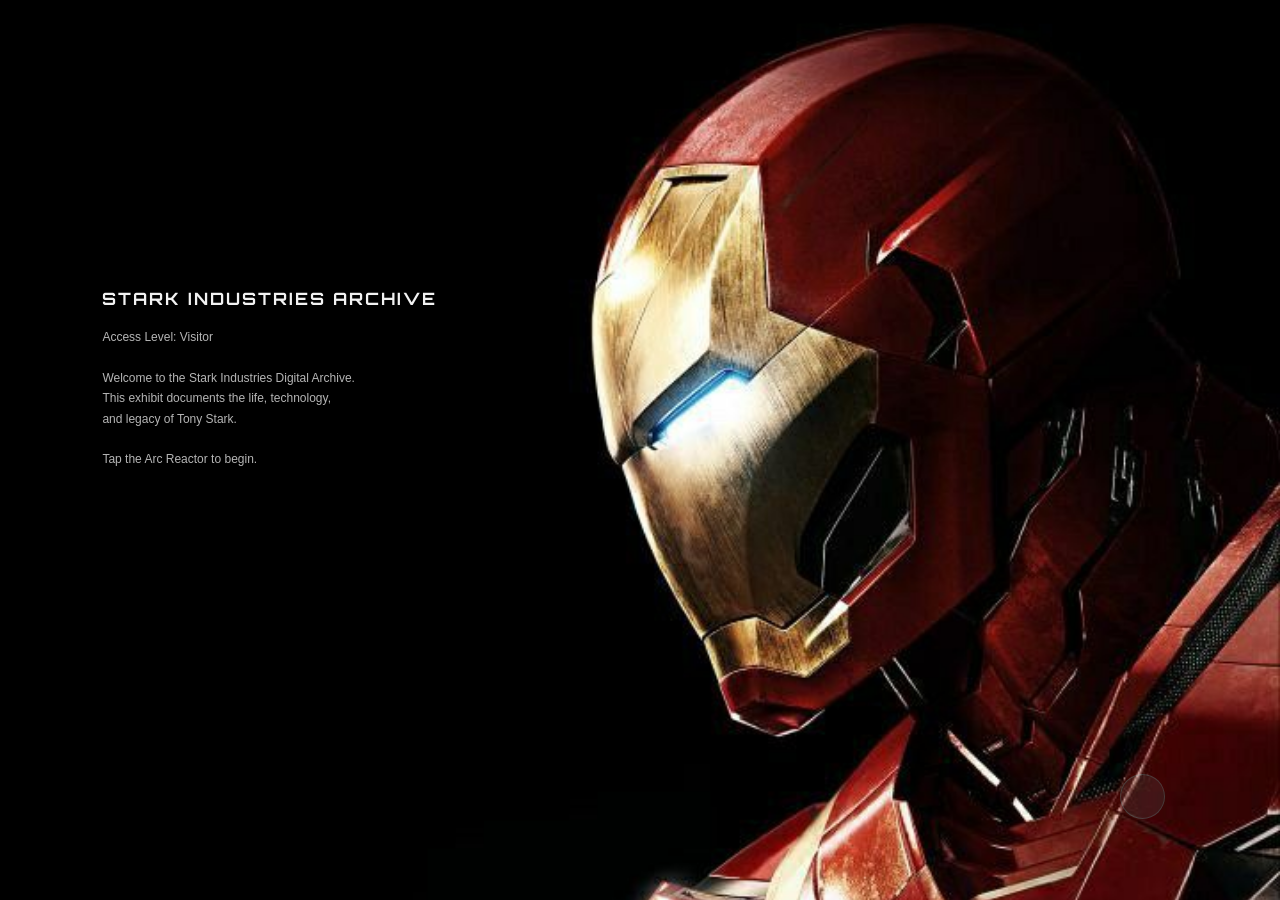
<file: index.html>
<!DOCTYPE html>
<html lang="en">

<head>
  <meta charset="UTF-8">
  <meta name="viewport"
      content="width=device-width, initial-scale=1.0, maximum-scale=1.0, user-scalable=no">
  <title>STARK PROTOCOL</title>
  <link rel="stylesheet" href="CSS Styling/Index.css">
</head>

<body>
  <div id="ironman-container"><img id="ironman" src="Assets/Images/Iron Man Images/Iron_Man.jpg" alt="Iron Man">
    </div>

  <div id="intro">
    <h2>STARK INDUSTRIES ARCHIVE</h2>

    <p>
        Access Level: Visitor<br><br>

        Welcome to the Stark Industries Digital Archive.<br>
        This exhibit documents the life, technology,<br>
        and legacy of Tony Stark.<br><br>

        Tap the Arc Reactor to begin.
    </p>
  </div>
  <button id="e" aria-label="Arc Reactor"></button>

  <script src="JavaScript/Index.js"></script>
</body>

</html>
</file>
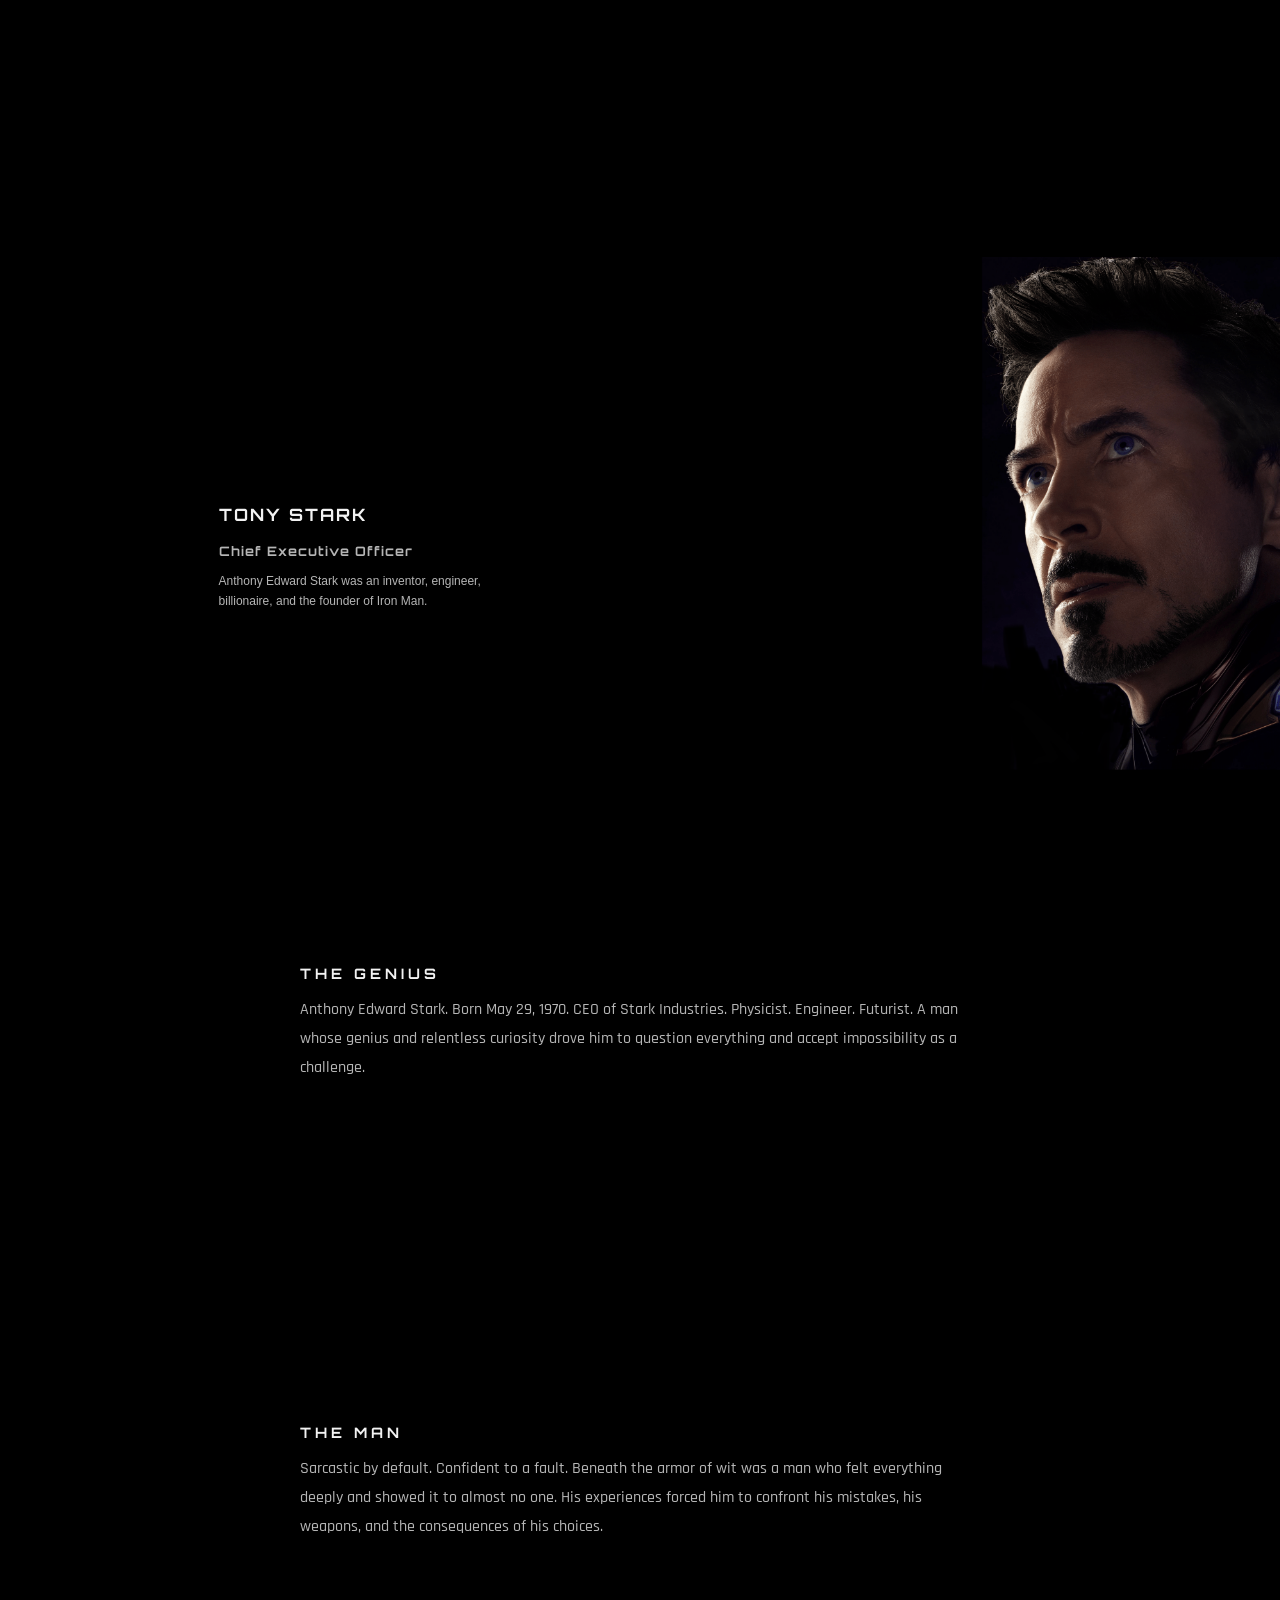
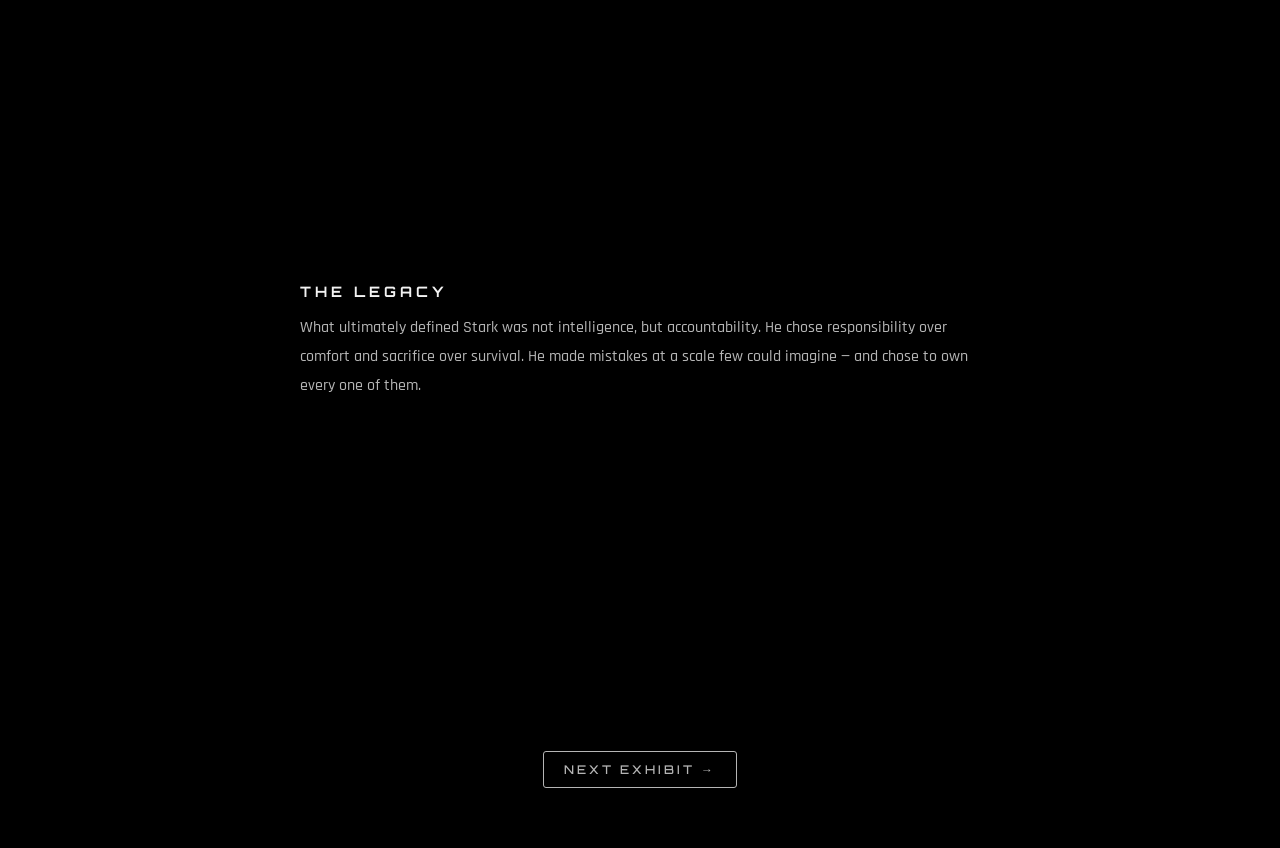
<file: Pages/hall_1.html>
<!DOCTYPE html>
<html lang="en">

<head>
  <meta charset="UTF-8">
  <meta
  name="viewport"
  content="width=device-width, initial-scale=1.0, maximum-scale=1.0, user-scalable=no"
>
  <link rel="stylesheet" href="../CSS Styling/Style.css">
  <link rel="stylesheet" href="../CSS Styling/Halls_CSS/hall_1.css">
  <title>Hall 1</title>
</head>

<body>
  <div id="hall_1">

    <!-- Hero Section -->
    <section id="hero">
      <div id="subject-image">
        <img src="../Assets/Images/Iron Man Images/Tony stark(1).png" id="tony" alt="Tony Stark">
      </div>
      <div id="subject-info">
        <h1>TONY STARK</h1>
        <h3>Chief Executive Officer</h3>
        <p>
          Anthony Edward Stark was an inventor, engineer,
          billionaire, and the founder of Iron Man.
        </p>
      </div>
    </section>

    <!-- Info Cards -->
    <section class="info-card">
      <h2>THE GENIUS</h2>
      <p>
        Anthony Edward Stark. Born May 29, 1970.
        CEO of Stark Industries. Physicist. Engineer.
        Futurist. A man whose genius and relentless
        curiosity drove him to question everything
        and accept impossibility as a challenge.
      </p>
    </section>

    <section class="info-card">
      <h2>THE MAN</h2>
      <p>
        Sarcastic by default. Confident to a fault.
        Beneath the armor of wit was a man who felt
        everything deeply and showed it to almost no one.
        His experiences forced him to confront his mistakes,
        his weapons, and the consequences of his choices.
      </p>
    </section>

    <section class="info-card">
      <h2>THE LEGACY</h2>
      <p>
        What ultimately defined Stark was not intelligence,
        but accountability. He chose responsibility over
        comfort and sacrifice over survival. He made
        mistakes at a scale few could imagine — and chose
        to own every one of them.
      </p>
    </section>

    
    <div id="hall-nav">
      <button id="next-btn">NEXT EXHIBIT →</button>
    </div>
  

  </div>

  <script src="../JavaScript/Halls/hall_1.js"></script>
</body>

</html>
</file>
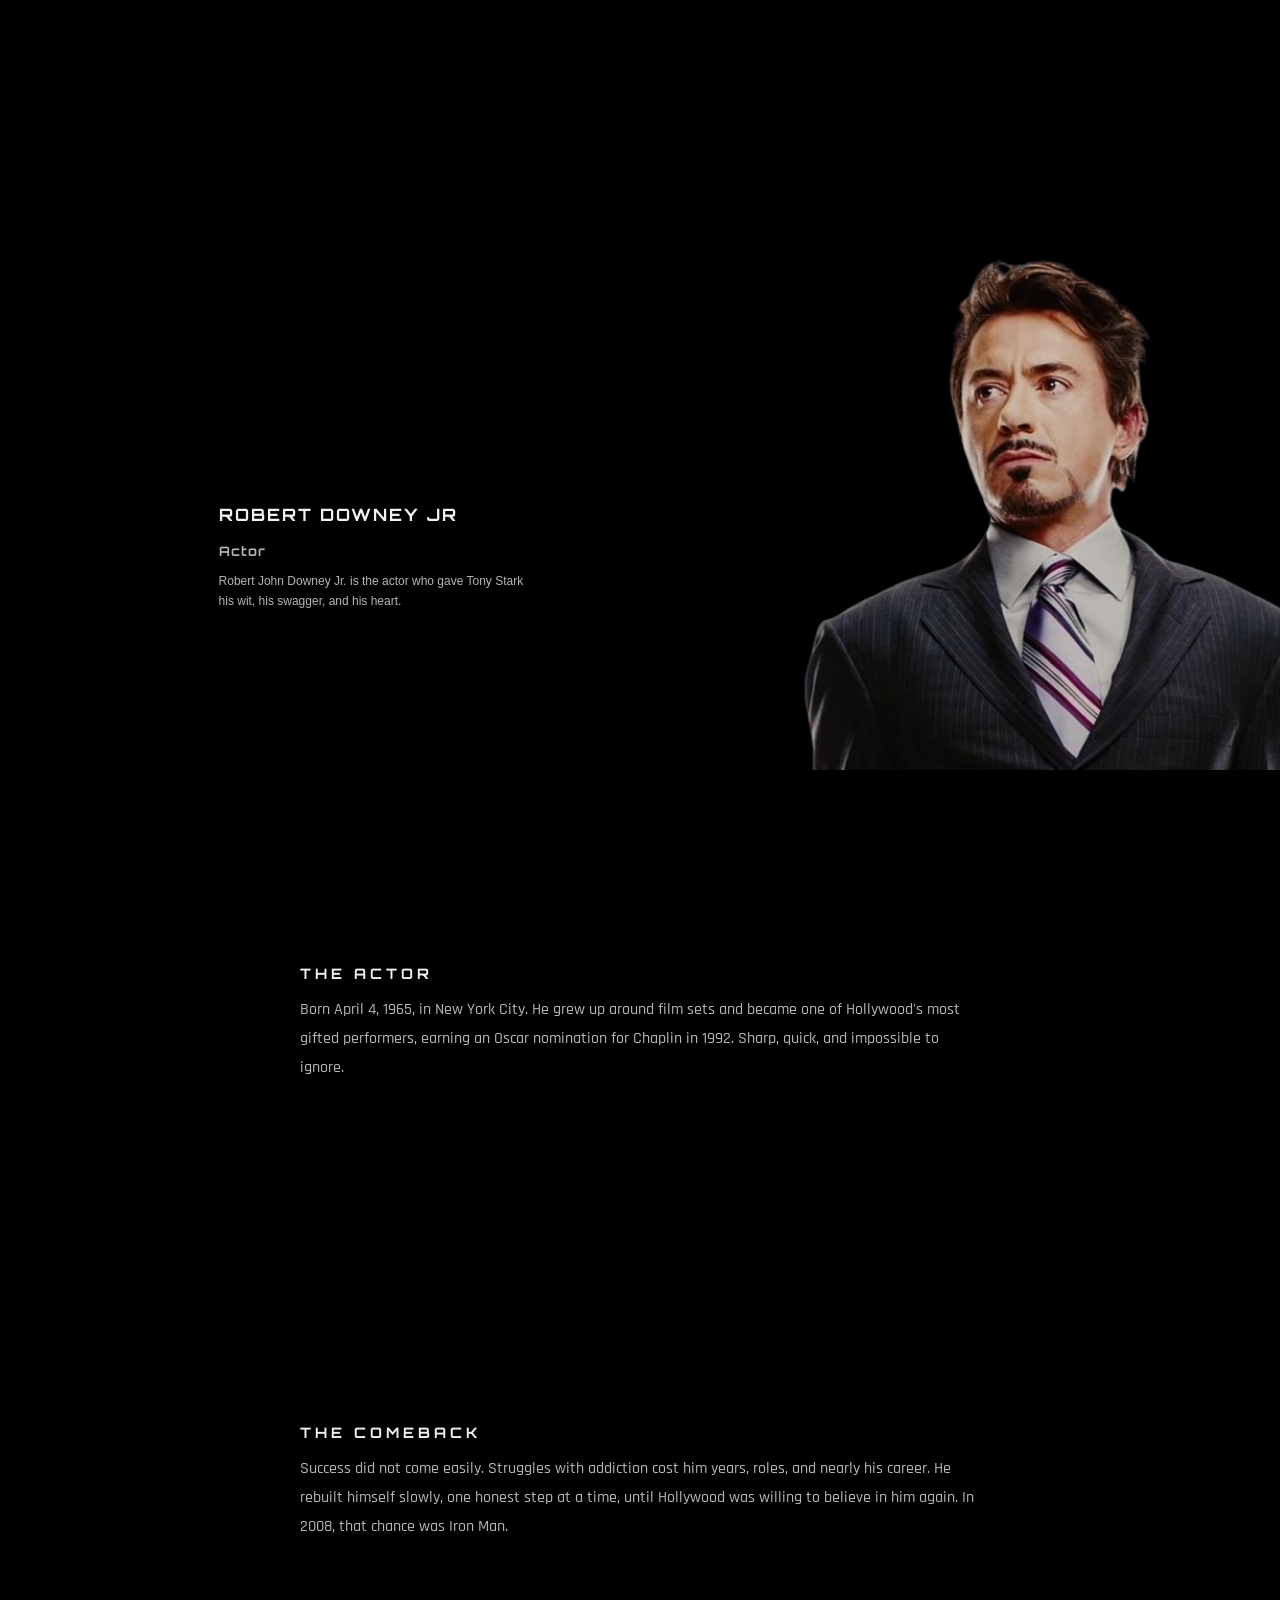
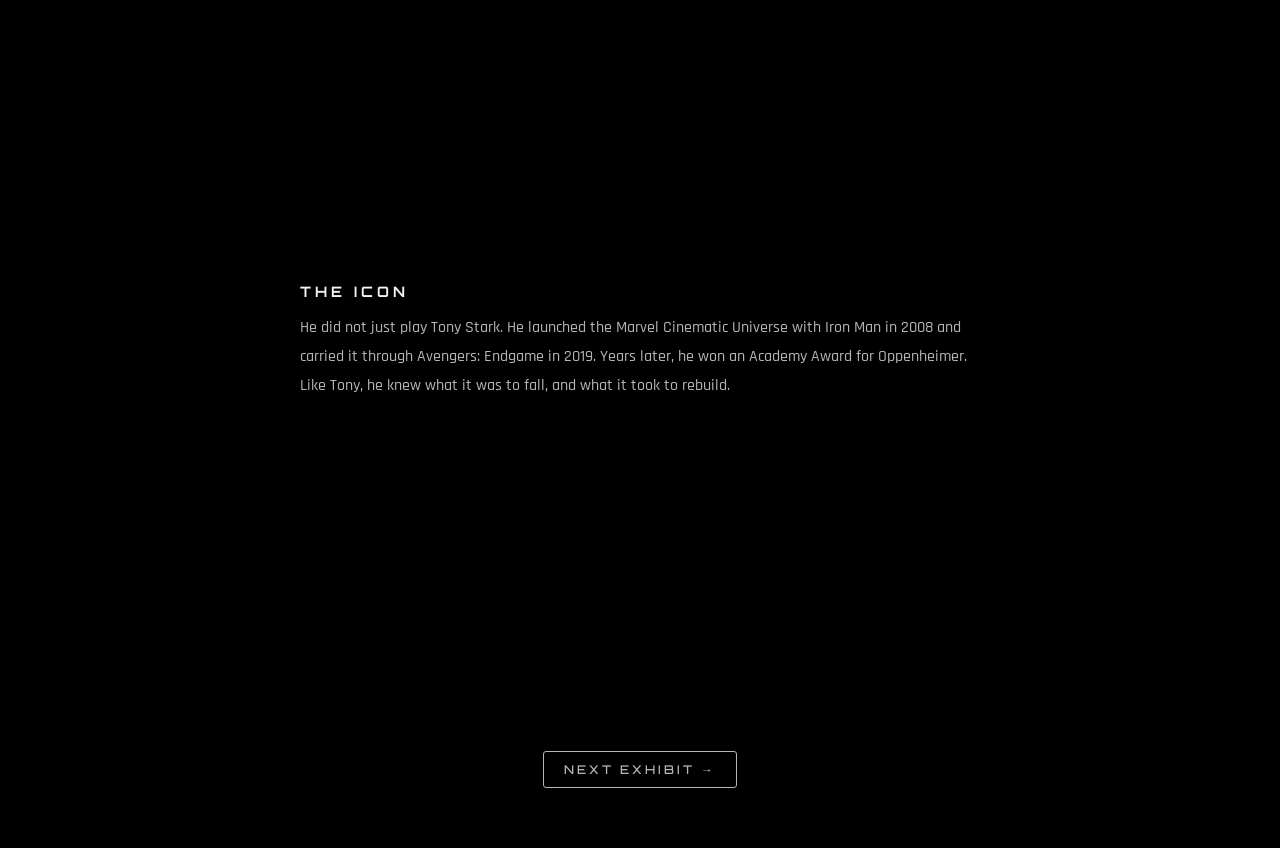
<file: Pages/hall_2.html>
<!DOCTYPE html>
<html lang="en">

<head>
  <meta charset="UTF-8">
  <meta name="viewport" content="width=device-width, initial-scale=1.0, maximum-scale=1.0, user-scalable=no">
  <link rel="stylesheet" href="../CSS Styling/Style.css">
  <link rel="stylesheet" href="../CSS Styling/Halls_CSS/hall_2.css">
  <title>Hall 2</title>
</head>

<body>
  <div id="hall_2">

    <!-- Hero Section -->
    <section id="hero">
      <div id="subject-image">
        <img src="../Assets/Images/RDJ(1).png" id="actor" alt="Robert Downey Jr.">
      </div>
      <div id="subject-info">
        <h1>ROBERT DOWNEY JR</h1>
        <h3>Actor</h3>
        <p>
          Robert John Downey Jr. is the actor who gave
          Tony Stark his wit, his swagger, and his heart.
        </p>
      </div>
    </section>

    <!-- Info Cards -->
    <section class="info-card">
      <h2>THE ACTOR</h2>
      <p>
        Born April 4, 1965, in New York City. He grew up
        around film sets and became one of Hollywood's most
        gifted performers, earning an Oscar nomination for
        Chaplin in 1992. Sharp, quick, and impossible to ignore.
      </p>
    </section>

    <section class="info-card">
      <h2>THE COMEBACK</h2>
      <p>
        Success did not come easily. Struggles with addiction
        cost him years, roles, and nearly his career. He rebuilt
        himself slowly, one honest step at a time, until
        Hollywood was willing to believe in him again.
        In 2008, that chance was Iron Man.
      </p>
    </section>

    <section class="info-card">
      <h2>THE ICON</h2>
      <p>
        He did not just play Tony Stark. He launched the Marvel
        Cinematic Universe with Iron Man in 2008 and carried it
        through Avengers: Endgame in 2019. Years later, he won an
        Academy Award for Oppenheimer. Like Tony, he knew what
        it was to fall, and what it took to rebuild.
      </p>
    </section>

    <div id="hall-nav">
      <button id="next-btn">NEXT EXHIBIT →</button>
    </div>

  </div>

  <script src="../JavaScript/Halls/hall_2.js"></script>
</body>

</html>
</file>
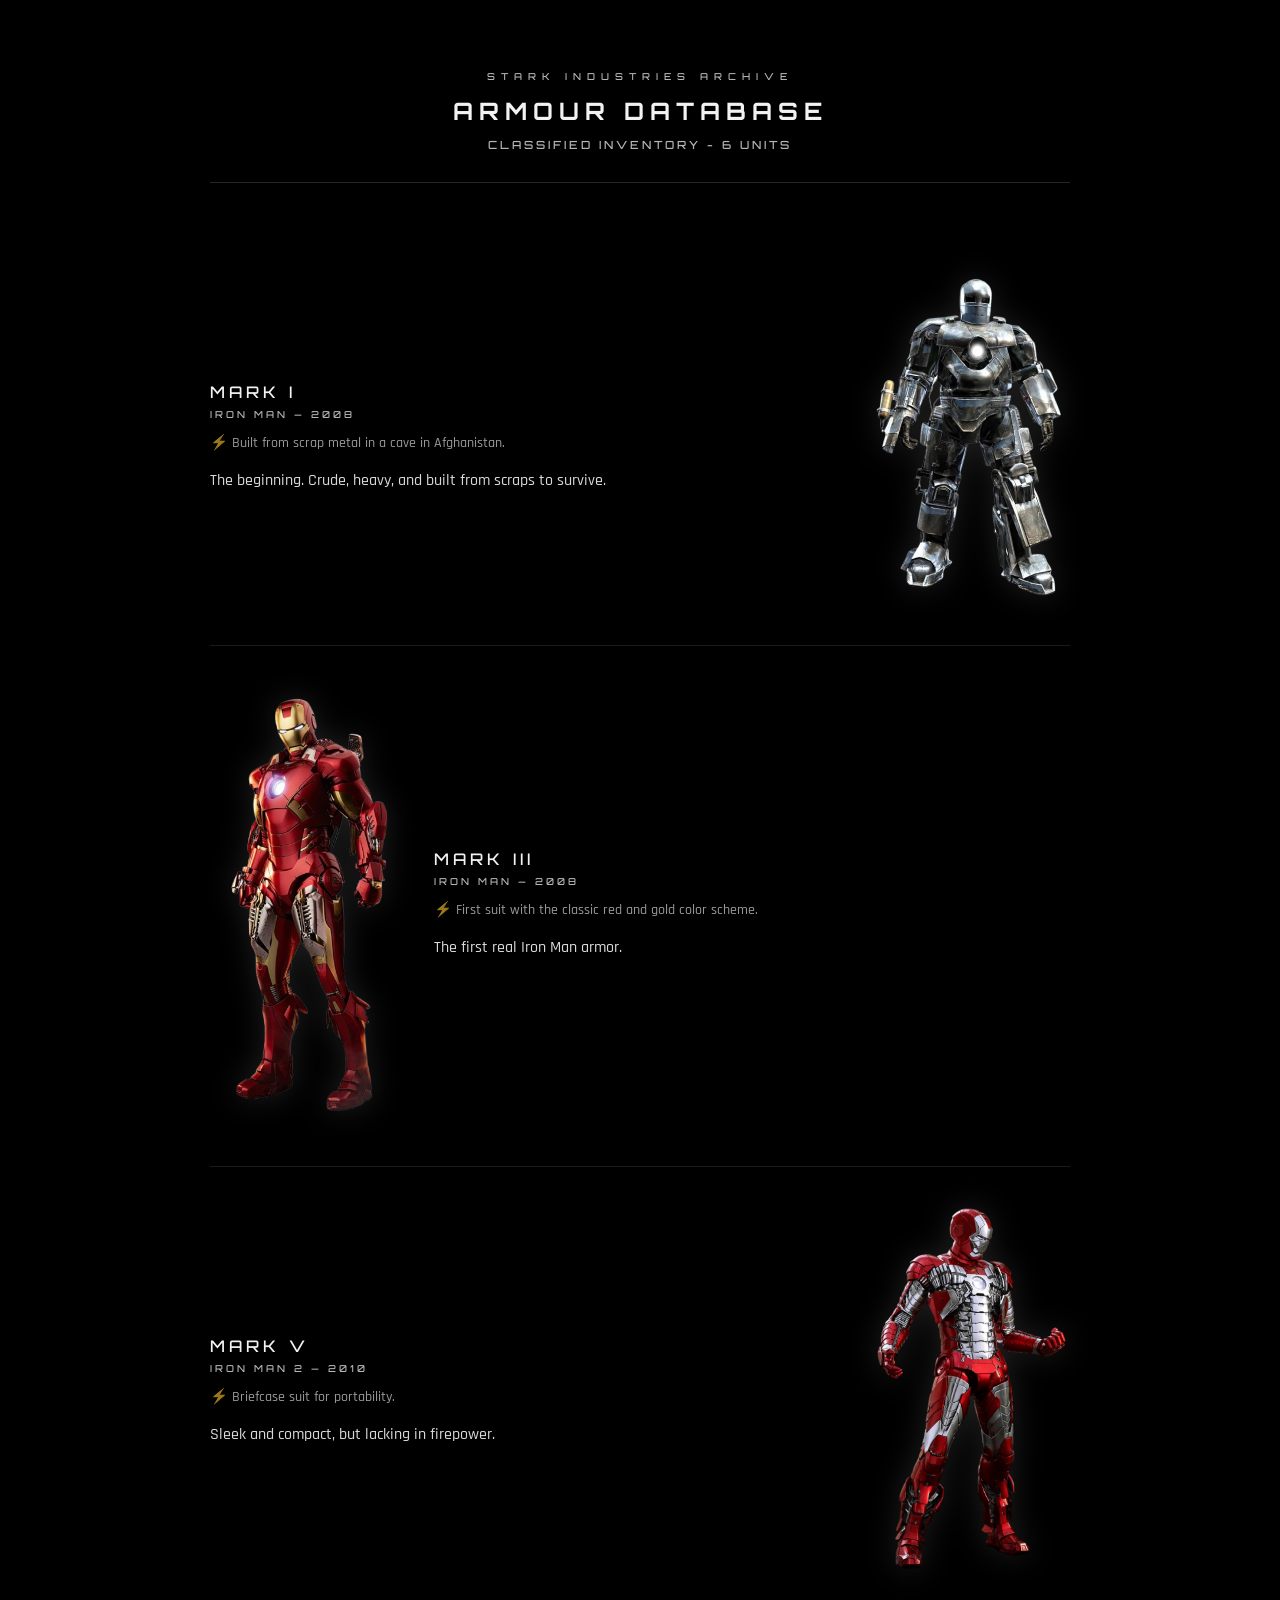
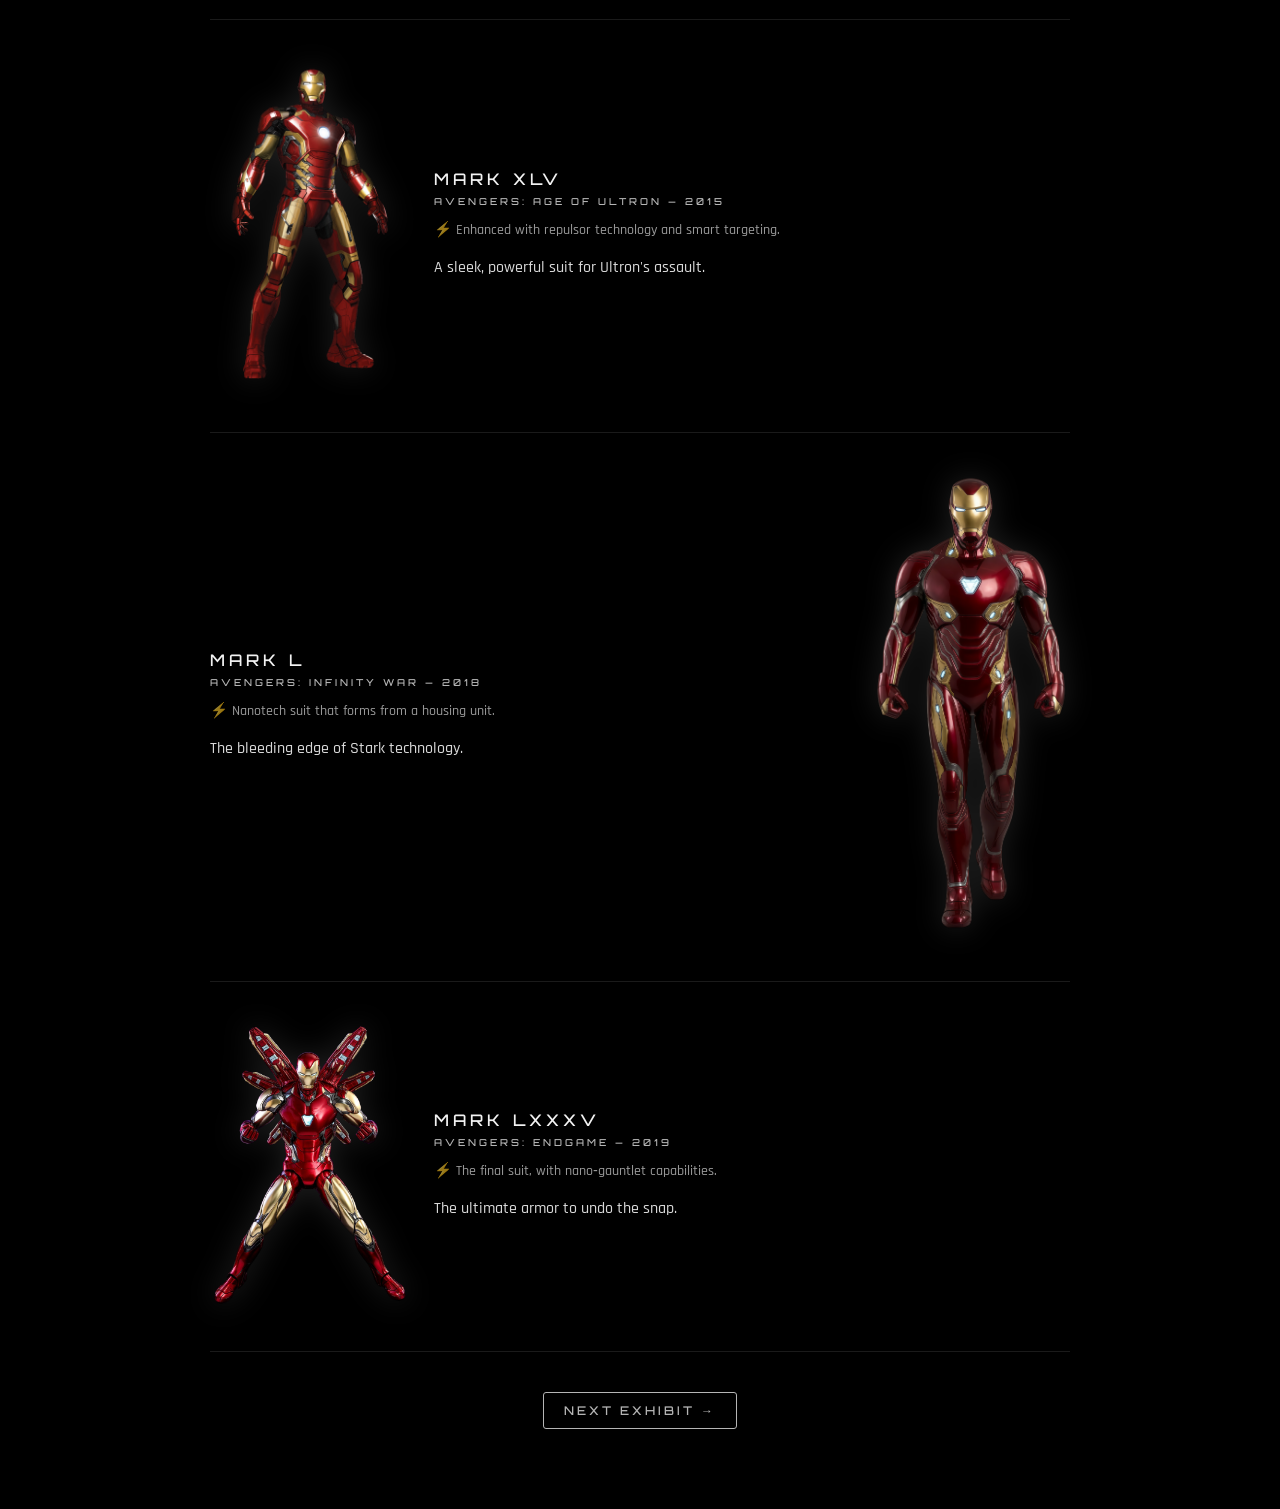
<file: Pages/hall_3.html>
<!DOCTYPE html>
<html lang="en">

<head>
  <meta charset="UTF-8">
  <meta name="viewport" content="width=device-width, initial-scale=1.0, maximum-scale=1.0, user-scalable=no">
  <link rel="stylesheet" href="../CSS Styling/Style.css">
  <link rel="stylesheet" href="../CSS Styling/Halls_CSS/hall_3.css">
  <title>Hall 3</title>
</head>

<body>
  <div id="hall_3">
    <div id="hall-header">
      <p id="Archive-label">STARK INDUSTRIES ARCHIVE</p>
      <h1>ARMOUR DATABASE</h1>
      <h2>CLASSIFIED INVENTORY - 6 UNITS</h2>
    </div>

    <!-- Suit 1 : Mark I -->
    <div class="suit-panel fade-hidden">
      <div class="suit-image">
        <img src="../Assets/Images/Iron Man Images/Mark 1 Suit.png" alt="Mark I" />
      </div>
      <div class="suit-info">
        <p class="suit-designation">MARK I</p>
        <p class="suit-movie">IRON MAN — 2008</p>
        <p class="suit-fact">⚡ Built from scrap metal in a cave in Afghanistan.</p>
        <p class="suit-description">The beginning. Crude, heavy, and built from scraps to survive.</p>
      </div>
    </div>

    <!-- Suit 2 : Mark III -->
    <div class="suit-panel fade-hidden">
      <div class="suit-image">
        <img src="../Assets/Images/Iron Man Images/Mark 3 Suit.png" alt="Mark III" />
      </div>
      <div class="suit-info">
        <p class="suit-designation">MARK III</p>
        <p class="suit-movie">IRON MAN — 2008</p>
        <p class="suit-fact">⚡ First suit with the classic red and gold color scheme.</p>
        <p class="suit-description">The first real Iron Man armor.</p>
      </div>
    </div>

    <!-- Suit 3 : Mark V -->
    <div class="suit-panel fade-hidden">
      <div class="suit-image">
        <img src="../Assets/Images/Iron Man Images/Mark 5 Suit.png" alt="Mark V" />
      </div>
      <div class="suit-info">
        <p class="suit-designation">MARK V</p>
        <p class="suit-movie">IRON MAN 2 — 2010</p>
        <p class="suit-fact">⚡ Briefcase suit for portability.</p>
        <p class="suit-description">Sleek and compact, but lacking in firepower.</p>
      </div>
    </div>

    <!-- Suit 4 : Mark XLV -->
    <div class="suit-panel fade-hidden">
      <div class="suit-image">
        <img src="../Assets/Images/Iron Man Images/Mark 45 Suit.png" alt="Mark XLV" />
      </div>
      <div class="suit-info">
        <p class="suit-designation">MARK XLV</p>
        <p class="suit-movie">AVENGERS: AGE OF ULTRON — 2015</p>
        <p class="suit-fact">⚡ Enhanced with repulsor technology and smart targeting.</p>
        <p class="suit-description">A sleek, powerful suit for Ultron's assault.</p>
      </div>
    </div>

    <!-- Suit 5 : Mark L -->
    <div class="suit-panel fade-hidden">
      <div class="suit-image">
        <img src="../Assets/Images/Iron Man Images/Mark 50 Suit.png" alt="Mark L" />
      </div>
      <div class="suit-info">
        <p class="suit-designation">MARK L</p>
        <p class="suit-movie">AVENGERS: INFINITY WAR — 2018</p>
        <p class="suit-fact">⚡ Nanotech suit that forms from a housing unit.</p>
        <p class="suit-description">The bleeding edge of Stark technology.</p>
      </div>
    </div>

    <!-- Suit 6 : Mark LXXXV -->
    <div class="suit-panel fade-hidden">
      <div class="suit-image">
        <img src="../Assets/Images/Iron Man Images/Mark 85 Suit.png" alt="Mark LXXXV" />
      </div>
      <div class="suit-info">
        <p class="suit-designation">MARK LXXXV</p>
        <p class="suit-movie">AVENGERS: ENDGAME — 2019</p>
        <p class="suit-fact">⚡ The final suit, with nano‑gauntlet capabilities.</p>
        <p class="suit-description">The ultimate armor to undo the snap.</p>
      </div>
    </div>

    <div id="hall-nav">
      <button id="next-btn">NEXT EXHIBIT →</button>
    </div>
  </div>

  <script src="../JavaScript/Halls/hall_3.js"></script>
</body>

</html>
</file>
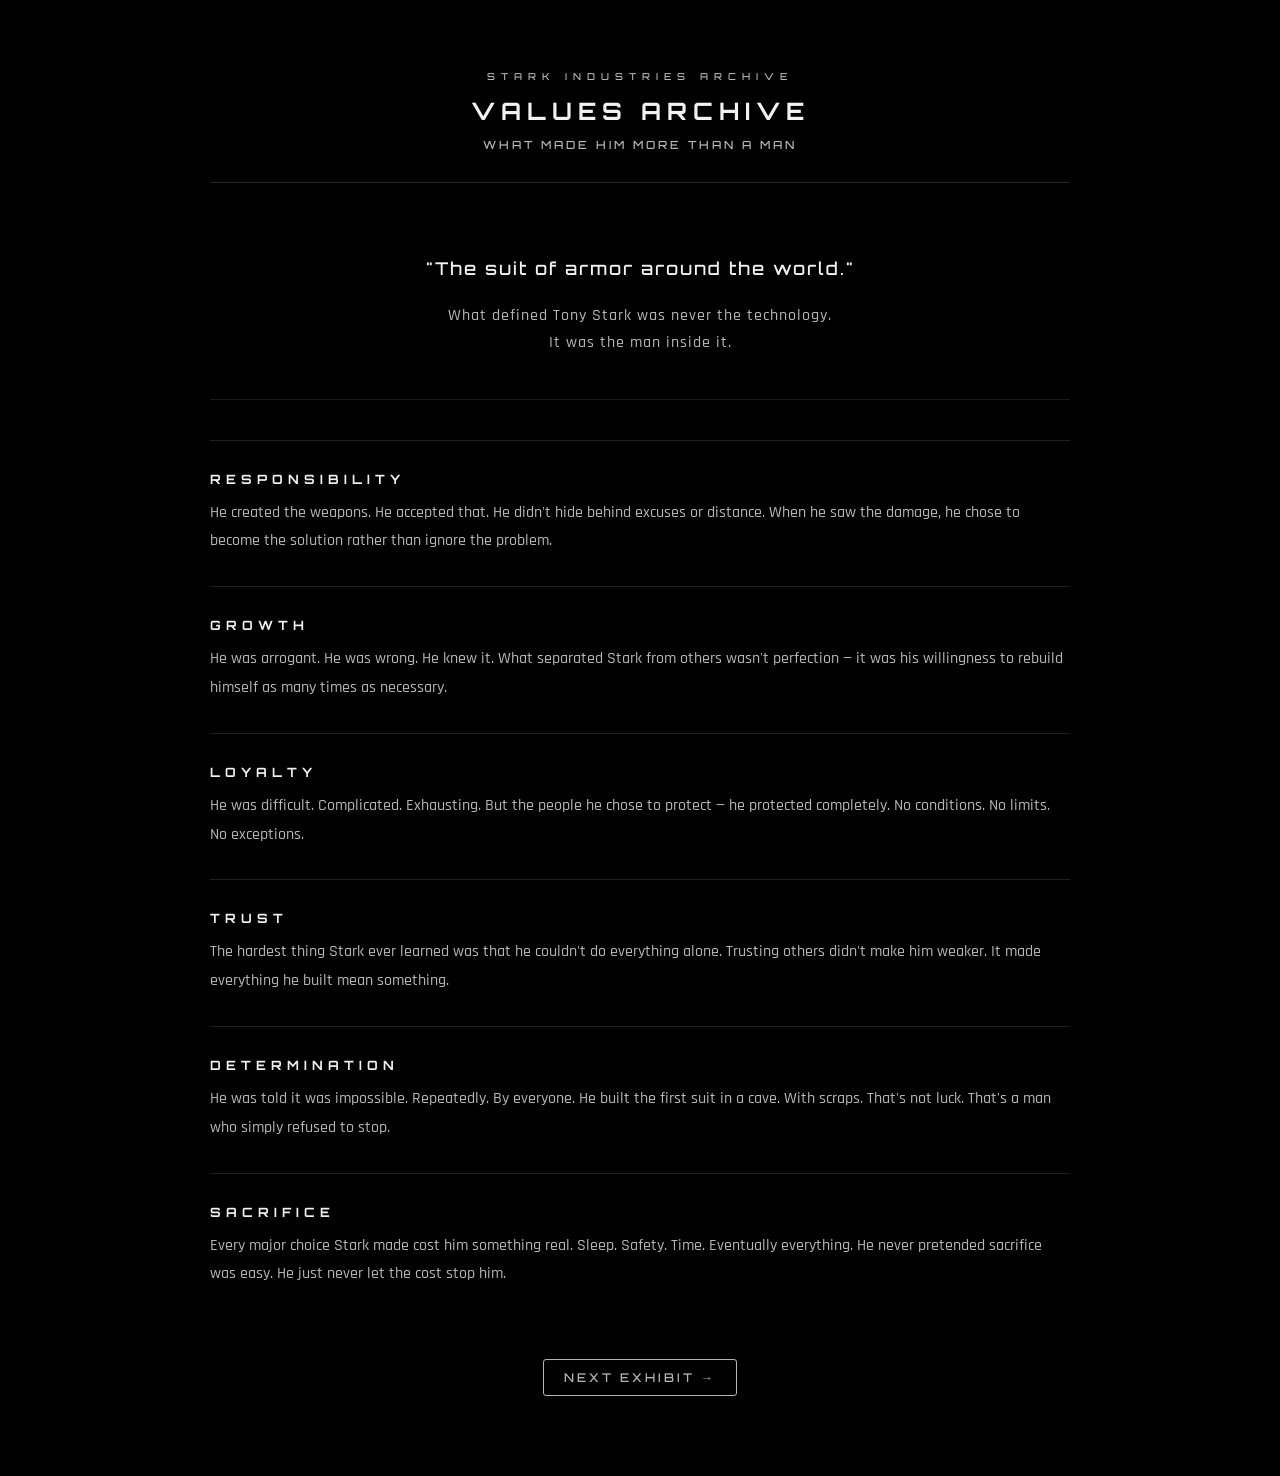
<file: Pages/hall_4.html>
<!DOCTYPE html>
<html lang="en">

<head>
  <meta charset="UTF-8">
  <meta name="viewport" content="width=device-width, initial-scale=1.0, maximum-scale=1.0, user-scalable=no">
  <link rel="stylesheet" href="../CSS Styling/Style.css">
  <link rel="stylesheet" href="../CSS Styling/Halls_CSS/hall_4.css">
  <title>Hall 4</title>
</head>

<body>
  <div id="hall_4">
    <!-- Header -->
    <div id="hall-header">
      <p id="archive-label">
        STARK INDUSTRIES ARCHIVE
      </p>
      <h1>VALUES ARCHIVE</h1>
      <h2>WHAT MADE HIM MORE THAN A MAN</h2>
    </div>

    <!-- Intro section (quote + subtext) -->
    <div id="hall-4-intro">
      <p id="intro-quote">"The suit of armor around the world."</p>
      <p class="intro-sub">What defined Tony Stark was never the technology.</p>
      <p class="intro-sub">It was the man inside it.</p>
    </div>

    <!-- Values cards -->
    <div id="values-container">
      <div class="value-card fade-hidden">
        <h3 class="value-title">RESPONSIBILITY</h3>
        <p class="value-text">He created the weapons. He accepted that.
He didn't hide behind excuses or distance.
When he saw the damage, he chose to become
the solution rather than ignore the problem.</p>
      </div>
      <div class="value-card fade-hidden">
        <h3 class="value-title">GROWTH</h3>
        <p class="value-text">He was arrogant. He was wrong. He knew it.
What separated Stark from others wasn't
perfection — it was his willingness to
rebuild himself as many times as necessary.</p>
      </div>
      <div class="value-card fade-hidden">
        <h3 class="value-title">LOYALTY</h3>
        <p class="value-text">He was difficult. Complicated. Exhausting.
But the people he chose to protect —
he protected completely. No conditions.
No limits. No exceptions.</p>
      </div>
      <div class="value-card fade-hidden">
        <h3 class="value-title">TRUST</h3>
        <p class="value-text">The hardest thing Stark ever learned was
that he couldn't do everything alone.
Trusting others didn't make him weaker.
It made everything he built mean something.</p>
      </div>
      <div class="value-card fade-hidden">
        <h3 class="value-title">DETERMINATION</h3>
        <p class="value-text">He was told it was impossible. Repeatedly.
By everyone. He built the first suit in
a cave. With scraps. That's not luck.
That's a man who simply refused to stop.</p>
      </div>
      <div class="value-card fade-hidden">
        <h3 class="value-title">SACRIFICE</h3>
        <p class="value-text">Every major choice Stark made cost him
something real. Sleep. Safety. Time.
Eventually everything. He never pretended
sacrifice was easy. He just never let
the cost stop him.</p>
      </div>
    </div>

    <!-- Navigation -->
    <div id="hall-nav">
      <button id="next-btn">NEXT EXHIBIT →</button>
    </div>
  </div>

  <script src="../JavaScript/Halls/hall_4.js"></script>
</body>

</html>
</file>
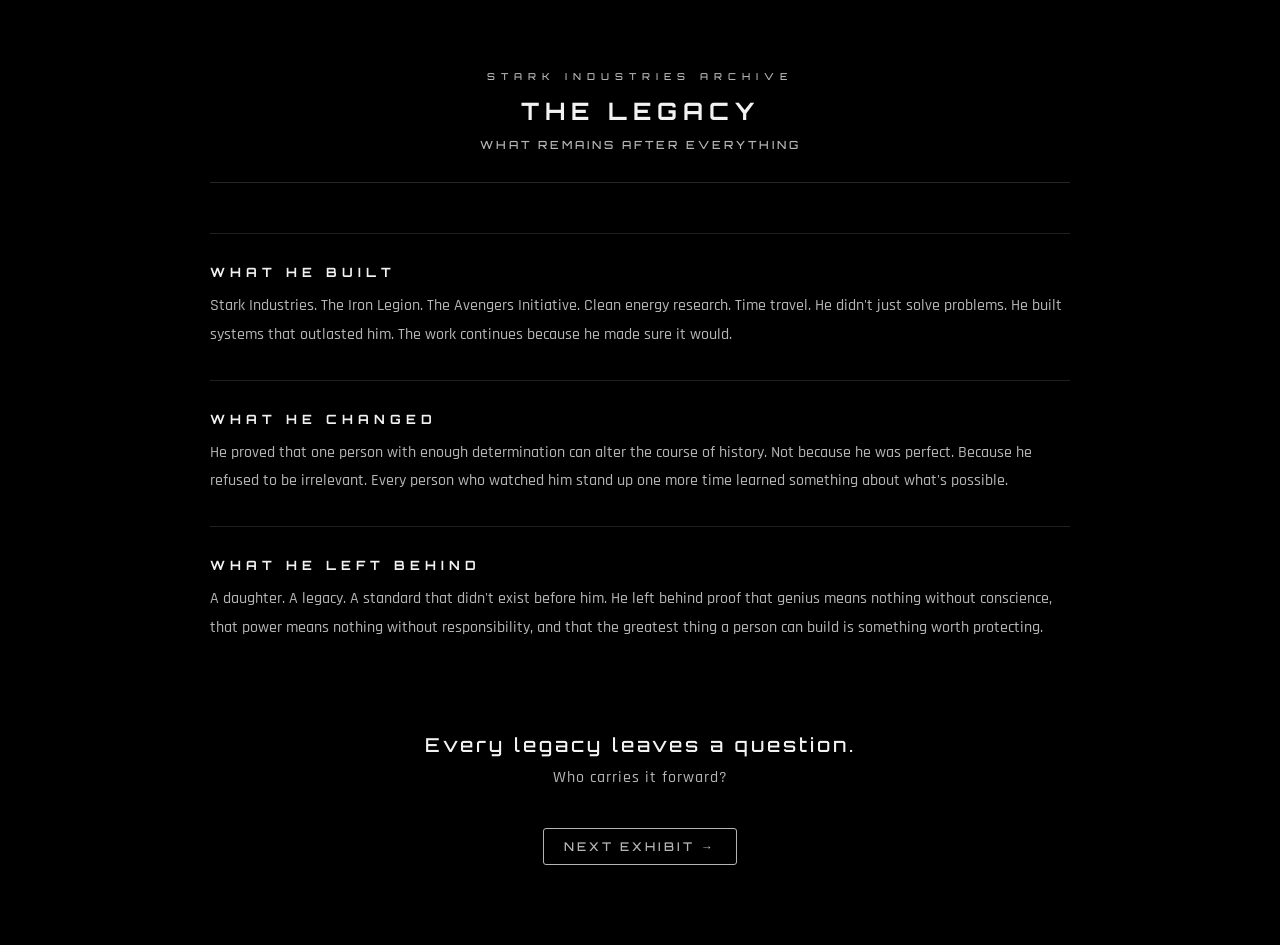
<file: Pages/hall_5.html>
<!DOCTYPE html>
<html lang="en">

<head>
  <meta charset="UTF-8">
  <meta name="viewport" content="width=device-width, initial-scale=1.0, maximum-scale=1.0, user-scalable=no">
  <link rel="stylesheet" href="../CSS Styling/Style.css">
  <link rel="stylesheet" href="../CSS Styling/Halls_CSS/hall_5.css">
  <title>Hall 5</title>
</head>

<body>
  <div id="hall_5">
    <!-- Header -->
    <div id="hall-header">
      <p id="archive-label">
        STARK INDUSTRIES ARCHIVE
      </p>
      <h1>THE LEGACY</h1>
      <h2>WHAT REMAINS AFTER EVERYTHING</h2>
    </div>

    <!-- Three legacy panels -->
    <div id="legacy-container">
      <div class="legacy-panel fade-hidden">
        <h3 class="legacy-title">WHAT HE BUILT</h3>
        <p class="legacy-text">
          Stark Industries. The Iron Legion.
          The Avengers Initiative. Clean energy
          research. Time travel. He didn't just
          solve problems. He built systems that
          outlasted him. The work continues
          because he made sure it would.
        </p>
      </div>

      <div class="legacy-panel fade-hidden">
        <h3 class="legacy-title">WHAT HE CHANGED</h3>
        <p class="legacy-text">
          He proved that one person with enough
          determination can alter the course of
          history. Not because he was perfect.
          Because he refused to be irrelevant.
          Every person who watched him stand up
          one more time learned something about
          what's possible.
        </p>
      </div>

      <div class="legacy-panel fade-hidden">
        <h3 class="legacy-title">WHAT HE LEFT BEHIND</h3>
        <p class="legacy-text">
          A daughter. A legacy. A standard that
          didn't exist before him. He left behind
          proof that genius means nothing without
          conscience, that power means nothing
          without responsibility, and that the
          greatest thing a person can build is
          something worth protecting.
        </p>
      </div>
    </div>

    <!-- Closing lines -->
    <div id="legacy-closing">
      <p id="legacy-line">Every legacy leaves a question.</p>
      <p id="legacy-sub">Who carries it forward?</p>
    </div>

    <!-- Navigation -->
    <div id="hall-nav">
      <button id="next-btn">NEXT EXHIBIT →</button>
    </div>
  </div>

  <script src="../JavaScript/Halls/hall_5.js"></script>
</body>

</html>
</file>
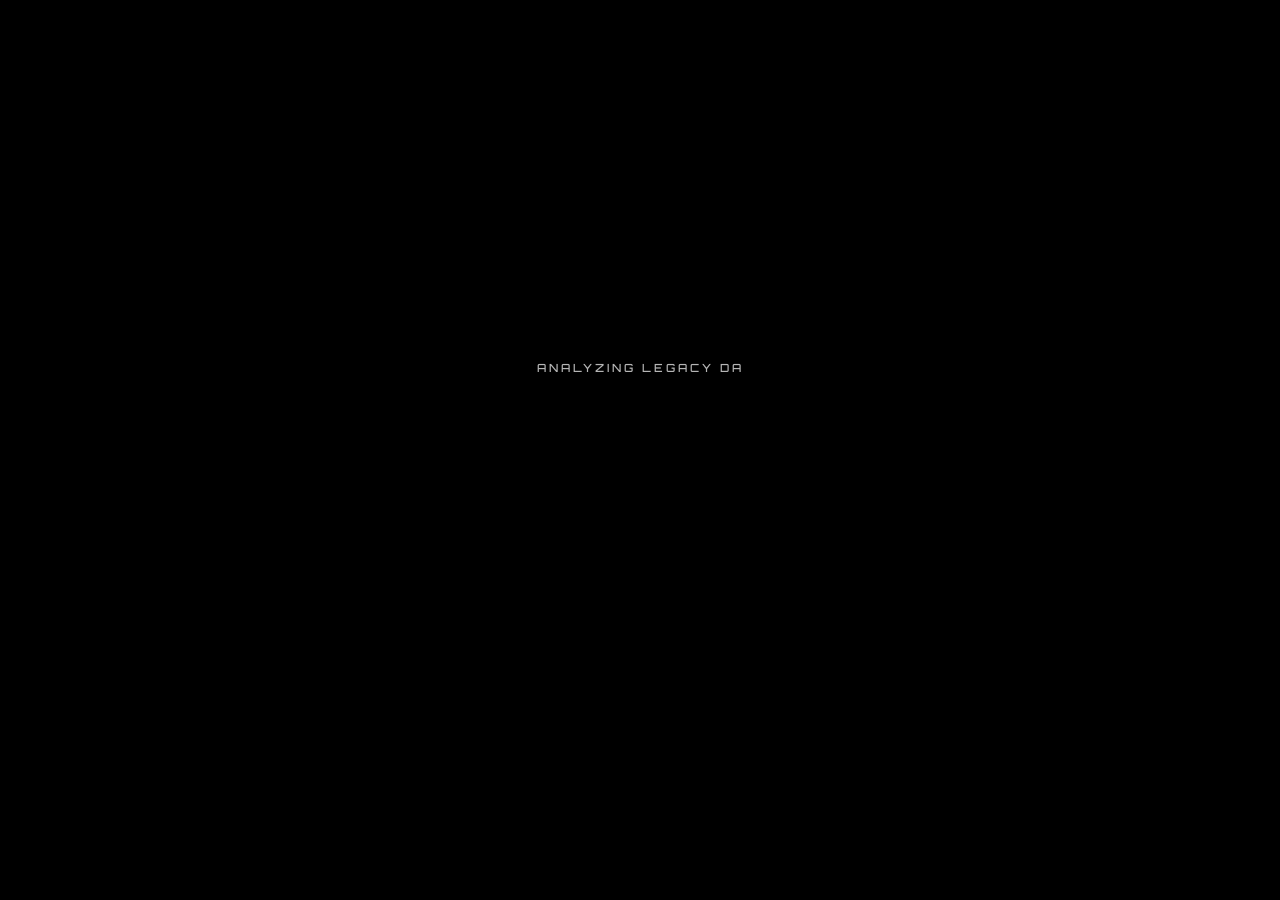
<file: Pages/hall_6.html>
<!DOCTYPE html>
<html lang="en">

<head>
  <meta charset="UTF-8">
  <meta name="viewport" content="width=device-width, initial-scale=1.0, maximum-scale=1.0, user-scalable=no">
  <link rel="stylesheet" href="../CSS Styling/Style.css">
  <link rel="stylesheet" href="../CSS Styling/Halls_CSS/hall_6.css">
  <title>Hall 6</title>
</head>

<body>
    
    <div id="hall_6">

  <!-- Phase 1: Analysis terminal -->
  <div id="analysis-terminal">
    <p class="terminal-line" id="line-1"></p>
    <p class="terminal-line" id="line-2"></p>
    <p class="terminal-line" id="line-3"></p>
    <p class="terminal-line" id="line-4"></p>
  </div>

  <!-- Phase 2: Match found (hidden initially) -->
  <div id="match-found" class="hidden">
    <p id="match-text">MATCH FOUND.</p>
  </div>

  <!-- Phase 3: Subject reveal (hidden initially) -->
  <div id="subject-reveal" class="hidden">
    <p id="reveal-label">SUBJECT FILE UPDATED</p>
    <h1 id="subject-name">CRISTO SONY JOSEPH</h1>
    <p id="reveal-sub">SUCCESSOR IDENTIFIED. ARCHIVE UNLOCKED.</p>
  </div>

  <!-- Phase 4: Navigation (hidden initially) -->
  <div id="hall-nav" class="hidden">
    <button id="next-btn">ACCESS SUBJECT FILE →</button>
  </div>

</div>
  
      <script src="../JavaScript/Halls/hall_6.js"></script>
</body>

</html>
</file>
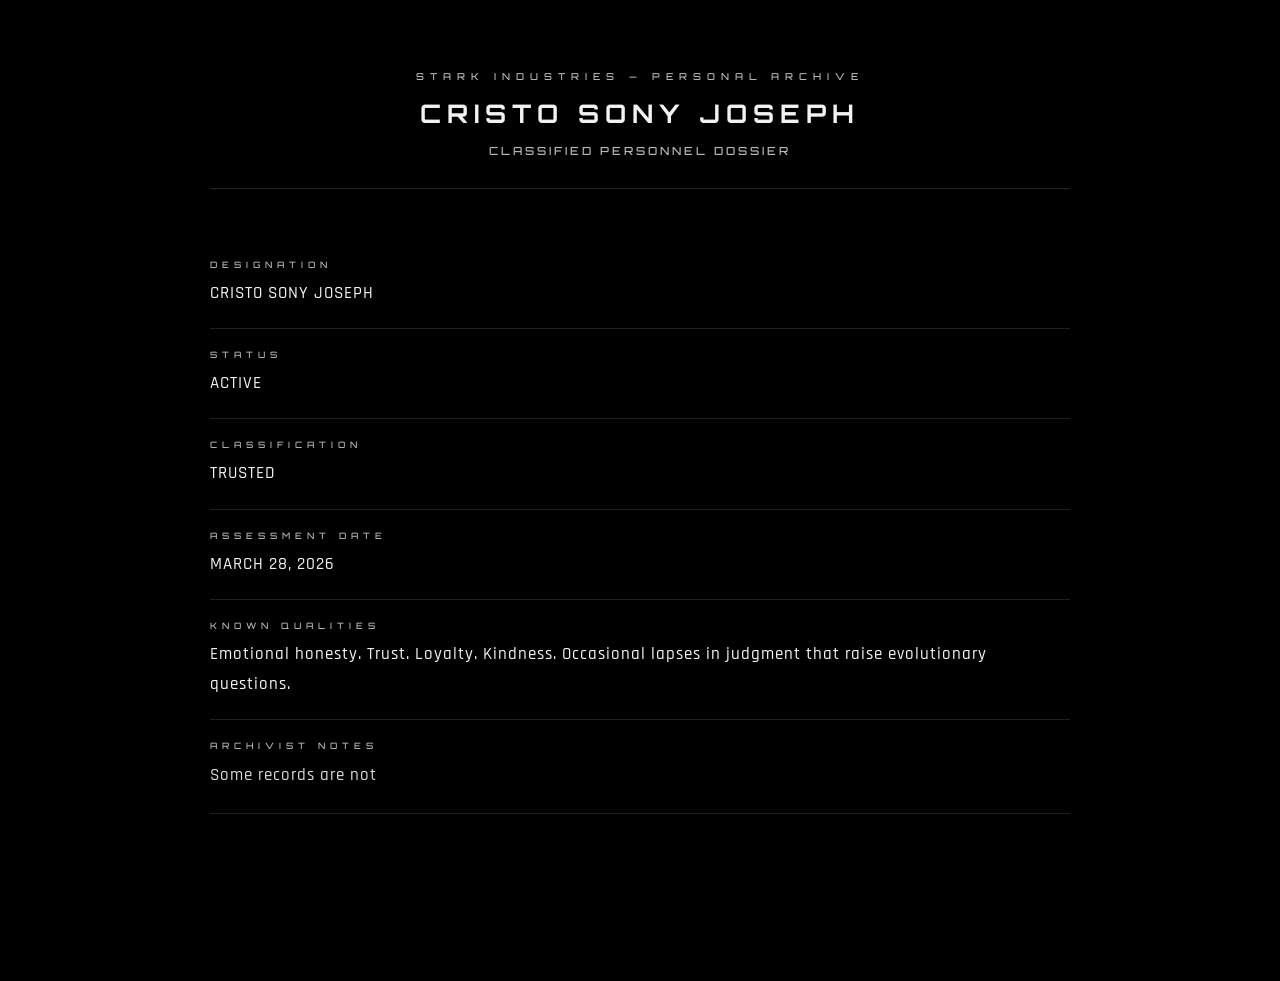
<file: Pages/hall_7.html>
<!DOCTYPE html>
<html lang="en">

<head>
  <meta charset="UTF-8">
  <meta name="viewport" content="width=device-width, initial-scale=1.0, maximum-scale=1.0, user-scalable=no">
  <link rel="stylesheet" href="../CSS Styling/Style.css">
  <link rel="stylesheet" href="../CSS Styling/Halls_CSS/hall_7.css">
  <title>Hall 7</title>
</head>

<body>
  <div id="hall_7">

    <div id="hall-header">
      <p id="archive-label">STARK INDUSTRIES — PERSONAL ARCHIVE</p>
      <h1 id="subject-name">CRISTO SONY JOSEPH</h1>
      <h2>CLASSIFIED PERSONNEL DOSSIER</h2>
    </div>

    <div id="dossier-section">

      <div class="dossier-field fade-hidden">
        <p class="field-label">DESIGNATION</p>
        <p class="field-value">CRISTO SONY JOSEPH</p>
      </div>

      <div class="dossier-field fade-hidden">
        <p class="field-label">STATUS</p>
        <p class="field-value">ACTIVE</p>
      </div>

      <div class="dossier-field fade-hidden">
        <p class="field-label">CLASSIFICATION</p>
        <p class="field-value">TRUSTED</p>
      </div>

      <div class="dossier-field fade-hidden">
        <p class="field-label">ASSESSMENT DATE</p>
        <p class="field-value">MARCH 28, 2026</p>
      </div>

      <div class="dossier-field fade-hidden">
        <p class="field-label">KNOWN QUALITIES</p>
        <p class="field-value">Emotional honesty. Trust. Loyalty. Kindness. Occasional lapses in judgment that raise evolutionary questions.</p>
      </div>
      
      <div class="dossier-field fade-hidden">
        <p class="field-label">ARCHIVIST NOTES</p>
        <p id="note-text" class="field-value"></p>
      </div>
      
    </div>

    <div id="hall-nav">
      <button id="next-btn">PROCEED TO FINAL PROTOCOL →</button>
    </div>

  </div>

  <script src="../JavaScript/Halls/hall_7.js"></script>
</body>

</html>
</file>
<file: CSS Styling/Index.css>
@font-face {
  font-family: "Orbitron";
  src: url("../Assets/Fonts/Orbitron-Bold.ttf");
}

html,
body {
  margin: 0;
  padding: 0;
  width: 100%;
  height: 100%;
  overflow: hidden;
  position: fixed;
  inset: 0;
  background: black;
  touch-action: none;
  user-select: none;
  -webkit-user-select: none;
  overscroll-behavior: none;
}

@keyframes slideInRight {
  from {
    transform: translateX(150px);
    opacity: 0;
  }
  to {
    transform: translateX(0);
    opacity: 1;
  }
}

@keyframes fadeIn {
  from {
    opacity: 0;
  }
  to {
    opacity: 1;
  }
}

@keyframes exitIronman {
  to {
    transform: translateY(150px);
    opacity: 0;
  }
}

@keyframes fadeOut {
  to {
    opacity: 0;
  }
}

#ironman-container {
  position: fixed;
  inset: 0;
  width: 100vw;
  height: 100vh;
  overflow: hidden;
  animation: slideInRight 1.5s ease-out forwards;
}

#ironman {
  width: 100%;
  height: 100%;
  object-fit: cover;
  pointer-events: none;
  user-select: none;
  -webkit-user-select: none;
  -webkit-user-drag: none;
}

#intro{
    animation: fadeIn 1.2s ease forwards;
    animation-delay: 1s;
    opacity: 0;
    position: absolute;
    left: 8%;
    top: 32%;
    width: 36%;
    color: #D8D8D8;
    z-index: 5;
}

#intro h2{
    margin: 0 0 18px 0;
    font-family: "Orbitron", sans-serif;
    font-size: 17px;
    font-weight: 700;
    letter-spacing: 2px;
    color: #F2F2F2;
}

#intro p{
    margin: 0;
    font-family: Arial, sans-serif;
    font-size: 12px;
    line-height: 1.7;
    color: #B5B5B5;
}

#e {
  appearance: none;
  -webkit-appearance: none;
  -webkit-tap-highlight-color: transparent;
  position: absolute;
  right: 9%;
  bottom: 9%;
  width: 45px;
  height: 45px;
  border: 1px solid rgba(129, 251, 255, 0.15);
  border-radius: 50%;
  background: rgba(129, 251, 255, 0.08);
  color: transparent;
  cursor: pointer;
  outline: none;
  transition: transform 0.15s ease;
  animation: slideInRight 1.5s ease-out forwards;
}

#e:focus {
  outline: none;
}

#e:active {
  transform: scale(0.95);
}
</file>
<file: CSS Styling/Style.css>
/* Global styles shared by every hall */

@font-face {
  font-family: 'Orbitron';
  src: url('../Assets/Fonts/Orbitron-Medium.ttf');
  font-weight: 400;
  font-display: swap;
}

@font-face {
  font-family: 'Orbitron';
  src: url('../Assets/Fonts/Orbitron-SemiBold.ttf');
  font-weight: 600;
  font-display: swap;
}

@font-face {
  font-family: 'Orbitron';
  src: url('../Assets/Fonts/Orbitron-Bold.ttf');
  font-weight: 700;
  font-display: swap;
}

@font-face {
  font-family: 'Rajdhani';
  src: url('../Assets/Fonts/Rajdhani-Light.ttf');
  font-weight: 300;
  font-display: swap;
}

@font-face {
  font-family: 'Rajdhani';
  src: url('../Assets/Fonts/Rajdhani-Medium.ttf');
  font-weight: 400;
  font-display: swap;
}

@font-face {
  font-family: 'Rajdhani';
  src: url('../Assets/Fonts/Rajdhani-SemiBold.ttf');
  font-weight: 600;
  font-display: swap;
}

* {
  margin: 0;
  padding: 0;
  box-sizing: border-box;
}

body {
  background-color: #000000;
  color: #FFFFFF;
  font-family: 'Rajdhani', sans-serif;
  overflow-x: hidden;
  transition: opacity 0.5s ease;
}
</file>
<file: CSS Styling/Halls_CSS/hall_1.css>
/* =========================
   PAGE
   ========================= */

html,
body {
  margin: 0;
  padding: 0;

  width: 100%;
  min-height: 100%;

  overflow-x: hidden;
  overflow-y: auto;

  touch-action: pan-y;
}

body {
  transition: opacity 0.5s ease;
}


/* =========================
   HALL
   ========================= */

#hall_1 {
  width: 100%;
  max-width: 900px;

  margin: 0 auto;
  padding: 0 20px;

  position: relative;
  box-sizing: border-box;
}


/* =========================
   ANIMATIONS
   ========================= */

@keyframes slideInRight {
  from {
    transform: translateX(80px);
    opacity: 0;
  }

  to {
    transform: translateX(0);
    opacity: 1;
  }
}

@keyframes fadeIn {
  from {
    opacity: 0;
  }

  to {
    opacity: 1;
  }
}


/* =========================
   HERO
   ========================= */

#hero {
  width: 100%;
  min-height: 100vh;

  position: relative;

  box-sizing: border-box;
}


/* =========================
   HERO IMAGE
   ========================= */

#subject-image {
  position: absolute;

  top: 57%;
  right: -30%;

  transform: translateY(-50%);

  width: auto;
  height: auto;

  overflow: visible;
}

#subject-image img {
  display: block;

  width: auto;
  height: 57vh;

  object-fit: contain;

  user-select: none;
  -webkit-user-drag: none;
  pointer-events: none;

  animation: slideInRight 1.5s ease-out forwards;
}


/* =========================
   HERO INFORMATION
   ========================= */

#subject-info {
  position: absolute;
  left: 1%;
  top: 62%;
  transform: translateY(-50%);
  width: 36%;
  opacity: 0;
  animation: fadeIn 1.2s ease forwards;
  animation-delay: 1s;
  z-index: 5;
  color: #D8D8D8;
}

#subject-info h1 {
  margin: 0 0 18px 0;
  font-family: "Orbitron", sans-serif;
  font-size: 17px;
  font-weight: 700;
  letter-spacing: 2px;
  color: #F2F2F2;
}

#subject-info h3 {
  margin: 0 0 12px 0;
  font-family: "Orbitron", sans-serif;
  font-size: 13px;
  letter-spacing: 1px;
  color: #B5B5B5;
}

#subject-info p {
  margin: 0;
  font-family: Arial, sans-serif;
  font-size: 12px;
  line-height: 1.7;
  color: #B5B5B5;
}


/* =========================
   INFORMATION CARDS
   ========================= */

.info-card {
  box-sizing: border-box;

  width: 100%;
  max-width: 700px;

  min-height: 45vh;

  margin: 6vh auto;
  padding: 10px;

  opacity: 0;

  transform: translateY(60px);

  transition:
    opacity 0.8s ease,
    transform 0.8s ease;
}

.info-card.visible {
  opacity: 1;
  transform: translateY(0);
}


/* =========================
   NAVIGATION BUTTON
   ========================= */

#next-btn {
  font-family: 'Orbitron', sans-serif;

  font-size: 0.75rem;
  letter-spacing: 3px;

  color: #B5B5B5;

  background: transparent;

  border: 1px solid #B5B5B5;

  cursor: pointer;

  text-transform: uppercase;

  border-radius: 3px;

  padding: 10px 20px;
}

/* =========================
   SHARED POLISH
   ========================= */

body {
  animation: pageIn 1s ease;
}

@keyframes pageIn {
  from { opacity: 0; }
  to { opacity: 1; }
}

.info-card h2 {
  margin: 0 0 14px 0;
  font-family: 'Orbitron', sans-serif;
  font-size: 0.9rem;
  letter-spacing: 4px;
  color: #F2F2F2;
}

.info-card p {
  margin: 0;
  font-family: 'Rajdhani', sans-serif;
  font-size: 1rem;
  line-height: 1.8;
  color: #B5B5B5;
}

#hall-nav {
  text-align: center;
  padding: 20px 0 60px 0;
}
</file>
<file: CSS Styling/Halls_CSS/hall_2.css>
/* =========================
   PAGE
   ========================= */

html,
body {
  margin: 0;
  padding: 0;

  width: 100%;
  min-height: 100%;

  overflow-x: hidden;
  overflow-y: auto;

  touch-action: pan-y;
}

body {
  transition: opacity 0.5s ease;
}


/* =========================
   HALL
   ========================= */

#hall_2 {
  width: 100%;
  max-width: 900px;

  margin: 0 auto;
  padding: 0 20px;

  position: relative;
  box-sizing: border-box;
}


/* =========================
   ANIMATIONS
   ========================= */

@keyframes slideInRight {
  from {
    transform: translateX(80px);
    opacity: 0;
  }

  to {
    transform: translateX(0);
    opacity: 1;
  }
}

@keyframes fadeIn {
  from {
    opacity: 0;
  }

  to {
    opacity: 1;
  }
}


/* =========================
   HERO
   ========================= */

#hero {
  width: 100%;
  min-height: 100vh;

  position: relative;

  box-sizing: border-box;
}


/* =========================
   HERO IMAGE
   ========================= */

#subject-image {
  position: absolute;

  top: 57%;
  right: -30%;

  transform: translateY(-50%);

  width: auto;
  height: auto;

  overflow: visible;
}

#subject-image img {
  display: block;

  width: auto;
  height: 57vh;

  object-fit: contain;

  user-select: none;
  -webkit-user-drag: none;
  pointer-events: none;

  animation: slideInRight 1.5s ease-out forwards;
}


/* =========================
   HERO INFORMATION
   ========================= */

#subject-info {
  position: absolute;
  left: 1%;
  top: 62%;
  transform: translateY(-50%);
  width: 36%;
  opacity: 0;
  animation: fadeIn 1.2s ease forwards;
  animation-delay: 1s;
  z-index: 5;
  color: #D8D8D8;
}

#subject-info h1 {
  margin: 0 0 18px 0;
  font-family: "Orbitron", sans-serif;
  font-size: 17px;
  font-weight: 700;
  letter-spacing: 2px;
  color: #F2F2F2;
}

#subject-info h3 {
  margin: 0 0 12px 0;
  font-family: "Orbitron", sans-serif;
  font-size: 13px;
  letter-spacing: 1px;
  color: #B5B5B5;
}

#subject-info p {
  margin: 0;
  font-family: Arial, sans-serif;
  font-size: 12px;
  line-height: 1.7;
  color: #B5B5B5;
}


/* =========================
   INFORMATION CARDS
   ========================= */

.info-card {
  box-sizing: border-box;

  width: 100%;
  max-width: 700px;

  min-height: 45vh;

  margin: 6vh auto;
  padding: 10px;

  opacity: 0;

  transform: translateY(60px);

  transition:
    opacity 0.8s ease,
    transform 0.8s ease;
}

.info-card.visible {
  opacity: 1;
  transform: translateY(0);
}


/* =========================
   NAVIGATION BUTTON
   ========================= */

#next-btn {
  font-family: 'Orbitron', sans-serif;

  font-size: 0.75rem;
  letter-spacing: 3px;

  color: #B5B5B5;

  background: transparent;

  border: 1px solid #B5B5B5;

  cursor: pointer;

  text-transform: uppercase;

  border-radius: 3px;

  padding: 10px 20px;
}

/* =========================
   SHARED POLISH
   ========================= */

body {
  animation: pageIn 1s ease;
}

@keyframes pageIn {
  from { opacity: 0; }
  to { opacity: 1; }
}

.info-card h2 {
  margin: 0 0 14px 0;
  font-family: 'Orbitron', sans-serif;
  font-size: 0.9rem;
  letter-spacing: 4px;
  color: #F2F2F2;
}

.info-card p {
  margin: 0;
  font-family: 'Rajdhani', sans-serif;
  font-size: 1rem;
  line-height: 1.8;
  color: #B5B5B5;
}

#hall-nav {
  text-align: center;
  padding: 20px 0 60px 0;
}
</file>
<file: CSS Styling/Halls_CSS/hall_3.css>
html,
body {
  margin: 0;
  padding: 0;
  width: 100%;
  min-height: 100%;
  overflow-x: hidden;
  overflow-y: auto;
  touch-action: pan-y;
}

body {
  background: #000000;
  transition: opacity 0.5s ease;
  animation: pageIn 1s ease;
}

@keyframes pageIn {
  from { opacity: 0; }
  to { opacity: 1; }
}

@keyframes fadeIn {
  from { opacity: 0; }
  to { opacity: 1; }
}

#hall_3 {
  width: 100%;
  max-width: 900px;
  margin: 0 auto;
  padding: 40px 20px;
  box-sizing: border-box;
}

/* Header */
#hall-header {
  text-align: center;
  margin-bottom: 50px;
  padding: 30px 0;
  border-bottom: 1px solid rgba(255, 255, 255, 0.15);
  opacity: 0;
  animation: fadeIn 1.2s ease forwards;
}

#hall-header p {
  margin: 0 0 14px 0;
  font-family: 'Orbitron', sans-serif;
  font-size: 0.6rem;
  letter-spacing: 6px;
  color: #B5B5B5;
}

#hall-header h1 {
  margin: 0 0 12px 0;
  font-family: 'Orbitron', sans-serif;
  font-size: 1.5rem;
  font-weight: 700;
  letter-spacing: 6px;
  color: #F2F2F2;
}

#hall-header h2 {
  margin: 0;
  font-family: 'Orbitron', sans-serif;
  font-size: 0.7rem;
  font-weight: 400;
  letter-spacing: 3px;
  color: #B5B5B5;
}

/* Scroll reveal (same idea as hall 1 info cards) */
.fade-hidden {
  opacity: 0;
  transform: translateY(40px);
  transition: opacity 0.8s ease, transform 0.8s ease;
}

.visible {
  opacity: 1;
  transform: translateY(0);
}

/* Navigation button */
#hall-nav {
  text-align: center;
  margin-top: 40px;
  padding-bottom: 40px;
}

#next-btn {
  font-family: 'Orbitron', sans-serif;
  font-size: 0.75rem;
  letter-spacing: 3px;
  color: #B5B5B5;
  background: transparent;
  border: 1px solid #B5B5B5;
  padding: 10px 20px;
  cursor: pointer;
  text-transform: uppercase;
  border-radius: 3px;
  transition: background 0.3s ease;
}

#next-btn:hover {
  background: rgba(255, 255, 255, 0.08);
}

.hidden {
  display: none;
}

/* Shared terminal text */
.terminal-line {
  font-family: 'Orbitron', sans-serif;
  font-size: 0.7rem;
  color: #B5B5B5;
  letter-spacing: 3px;
  margin: 0 0 16px 0;
  min-height: 1.2em;
}

/* ---- Hall 3: armour database ---- */
.suit-panel {
  display: flex;
  align-items: center;
  gap: 24px;
  padding: 40px 0;
  border-bottom: 1px solid rgba(255, 255, 255, 0.1);
}

#hall_3 .suit-panel:nth-child(even) {
  flex-direction: row-reverse;
}

.suit-image img {
  width: 35vw;
  max-width: 200px;
  object-fit: contain;
  filter: drop-shadow(0 0 15px rgba(255, 255, 255, 0.12));
}

.suit-info {
  flex: 1;
}

.suit-info p {
  margin: 0;
}

.suit-designation {
  font-family: 'Orbitron', sans-serif;
  font-size: 1rem;
  color: #F2F2F2;
  letter-spacing: 4px;
  margin-bottom: 6px !important;
}

.suit-movie {
  font-family: 'Orbitron', sans-serif;
  font-size: 0.6rem;
  color: #B5B5B5;
  letter-spacing: 3px;
  margin-bottom: 12px !important;
}

.suit-fact {
  font-family: 'Rajdhani', sans-serif;
  font-size: 0.9rem;
  color: rgba(255, 255, 255, 0.6);
  margin-bottom: 12px !important;
  line-height: 1.6;
}

.suit-description {
  font-family: 'Rajdhani', sans-serif;
  font-size: 1rem;
  color: #D8D8D8;
  line-height: 1.8;
}
</file>
<file: CSS Styling/Halls_CSS/hall_4.css>
html,
body {
  margin: 0;
  padding: 0;
  width: 100%;
  min-height: 100%;
  overflow-x: hidden;
  overflow-y: auto;
  touch-action: pan-y;
}

body {
  background: #000000;
  transition: opacity 0.5s ease;
  animation: pageIn 1s ease;
}

@keyframes pageIn {
  from { opacity: 0; }
  to { opacity: 1; }
}

@keyframes fadeIn {
  from { opacity: 0; }
  to { opacity: 1; }
}

#hall_4 {
  width: 100%;
  max-width: 900px;
  margin: 0 auto;
  padding: 40px 20px;
  box-sizing: border-box;
}

/* Header */
#hall-header {
  text-align: center;
  margin-bottom: 50px;
  padding: 30px 0;
  border-bottom: 1px solid rgba(255, 255, 255, 0.15);
  opacity: 0;
  animation: fadeIn 1.2s ease forwards;
}

#hall-header p {
  margin: 0 0 14px 0;
  font-family: 'Orbitron', sans-serif;
  font-size: 0.6rem;
  letter-spacing: 6px;
  color: #B5B5B5;
}

#hall-header h1 {
  margin: 0 0 12px 0;
  font-family: 'Orbitron', sans-serif;
  font-size: 1.5rem;
  font-weight: 700;
  letter-spacing: 6px;
  color: #F2F2F2;
}

#hall-header h2 {
  margin: 0;
  font-family: 'Orbitron', sans-serif;
  font-size: 0.7rem;
  font-weight: 400;
  letter-spacing: 3px;
  color: #B5B5B5;
}

/* Scroll reveal (same idea as hall 1 info cards) */
.fade-hidden {
  opacity: 0;
  transform: translateY(40px);
  transition: opacity 0.8s ease, transform 0.8s ease;
}

.visible {
  opacity: 1;
  transform: translateY(0);
}

/* Navigation button */
#hall-nav {
  text-align: center;
  margin-top: 40px;
  padding-bottom: 40px;
}

#next-btn {
  font-family: 'Orbitron', sans-serif;
  font-size: 0.75rem;
  letter-spacing: 3px;
  color: #B5B5B5;
  background: transparent;
  border: 1px solid #B5B5B5;
  padding: 10px 20px;
  cursor: pointer;
  text-transform: uppercase;
  border-radius: 3px;
  transition: background 0.3s ease;
}

#next-btn:hover {
  background: rgba(255, 255, 255, 0.08);
}

.hidden {
  display: none;
}

/* Shared terminal text */
.terminal-line {
  font-family: 'Orbitron', sans-serif;
  font-size: 0.7rem;
  color: #B5B5B5;
  letter-spacing: 3px;
  margin: 0 0 16px 0;
  min-height: 1.2em;
}

/* ---- Hall 4: values archive ---- */
#hall-4-intro {
  text-align: center;
  padding: 20px 0 40px 0;
  margin-bottom: 40px;
  border-bottom: 1px solid rgba(255, 255, 255, 0.1);
}

#intro-quote {
  font-family: 'Orbitron', sans-serif;
  font-size: 1.1rem;
  color: #F2F2F2;
  letter-spacing: 2px;
  line-height: 1.8;
  margin: 0 0 20px 0;
}

.intro-sub {
  font-family: 'Rajdhani', sans-serif;
  font-size: 1rem;
  color: #B5B5B5;
  letter-spacing: 1px;
  margin: 0 0 6px 0;
}

.value-card {
  padding: 30px 0;
  border-top: 1px solid rgba(255, 255, 255, 0.12);
}

.value-title {
  font-family: 'Orbitron', sans-serif;
  font-size: 0.8rem;
  color: #F2F2F2;
  letter-spacing: 5px;
  margin: 0 0 12px 0;
}

.value-text {
  font-family: 'Rajdhani', sans-serif;
  font-size: 1rem;
  color: #B5B5B5;
  line-height: 1.8;
  margin: 0;
}
</file>
<file: CSS Styling/Halls_CSS/hall_5.css>
html,
body {
  margin: 0;
  padding: 0;
  width: 100%;
  min-height: 100%;
  overflow-x: hidden;
  overflow-y: auto;
  touch-action: pan-y;
}

body {
  background: #000000;
  transition: opacity 0.5s ease;
  animation: pageIn 1s ease;
}

@keyframes pageIn {
  from { opacity: 0; }
  to { opacity: 1; }
}

@keyframes fadeIn {
  from { opacity: 0; }
  to { opacity: 1; }
}

#hall_5 {
  width: 100%;
  max-width: 900px;
  margin: 0 auto;
  padding: 40px 20px;
  box-sizing: border-box;
}

/* Header */
#hall-header {
  text-align: center;
  margin-bottom: 50px;
  padding: 30px 0;
  border-bottom: 1px solid rgba(255, 255, 255, 0.15);
  opacity: 0;
  animation: fadeIn 1.2s ease forwards;
}

#hall-header p {
  margin: 0 0 14px 0;
  font-family: 'Orbitron', sans-serif;
  font-size: 0.6rem;
  letter-spacing: 6px;
  color: #B5B5B5;
}

#hall-header h1 {
  margin: 0 0 12px 0;
  font-family: 'Orbitron', sans-serif;
  font-size: 1.5rem;
  font-weight: 700;
  letter-spacing: 6px;
  color: #F2F2F2;
}

#hall-header h2 {
  margin: 0;
  font-family: 'Orbitron', sans-serif;
  font-size: 0.7rem;
  font-weight: 400;
  letter-spacing: 3px;
  color: #B5B5B5;
}

/* Scroll reveal (same idea as hall 1 info cards) */
.fade-hidden {
  opacity: 0;
  transform: translateY(40px);
  transition: opacity 0.8s ease, transform 0.8s ease;
}

.visible {
  opacity: 1;
  transform: translateY(0);
}

/* Navigation button */
#hall-nav {
  text-align: center;
  margin-top: 40px;
  padding-bottom: 40px;
}

#next-btn {
  font-family: 'Orbitron', sans-serif;
  font-size: 0.75rem;
  letter-spacing: 3px;
  color: #B5B5B5;
  background: transparent;
  border: 1px solid #B5B5B5;
  padding: 10px 20px;
  cursor: pointer;
  text-transform: uppercase;
  border-radius: 3px;
  transition: background 0.3s ease;
}

#next-btn:hover {
  background: rgba(255, 255, 255, 0.08);
}

.hidden {
  display: none;
}

/* Shared terminal text */
.terminal-line {
  font-family: 'Orbitron', sans-serif;
  font-size: 0.7rem;
  color: #B5B5B5;
  letter-spacing: 3px;
  margin: 0 0 16px 0;
  min-height: 1.2em;
}

/* ---- Hall 5: legacy ---- */
.legacy-panel {
  padding: 30px 0;
  border-top: 1px solid rgba(255, 255, 255, 0.12);
}

.legacy-title {
  font-family: 'Orbitron', sans-serif;
  font-size: 0.8rem;
  color: #F2F2F2;
  letter-spacing: 5px;
  margin: 0 0 12px 0;
}

.legacy-text {
  font-family: 'Rajdhani', sans-serif;
  font-size: 1rem;
  color: #B5B5B5;
  line-height: 1.8;
  margin: 0;
}

#legacy-closing {
  text-align: center;
  margin: 60px 0 40px 0;
}

#legacy-line {
  font-family: 'Orbitron', sans-serif;
  font-size: 1.2rem;
  color: #F2F2F2;
  letter-spacing: 3px;
  margin: 0 0 10px 0;
}

#legacy-sub {
  font-family: 'Rajdhani', sans-serif;
  font-size: 1rem;
  color: #B5B5B5;
  letter-spacing: 1px;
  margin: 0;
}
</file>
<file: CSS Styling/Halls_CSS/hall_6.css>
html,
body {
  margin: 0;
  padding: 0;
  width: 100%;
  min-height: 100%;
  overflow-x: hidden;
  overflow-y: auto;
  touch-action: pan-y;
}

body {
  background: #000000;
  transition: opacity 0.5s ease;
  animation: pageIn 1s ease;
}

@keyframes pageIn {
  from { opacity: 0; }
  to { opacity: 1; }
}

@keyframes fadeIn {
  from { opacity: 0; }
  to { opacity: 1; }
}

#hall_6 {
  width: 100%;
  max-width: 900px;
  margin: 0 auto;
  padding: 40px 20px;
  box-sizing: border-box;
}

/* Header */
#hall-header {
  text-align: center;
  margin-bottom: 50px;
  padding: 30px 0;
  border-bottom: 1px solid rgba(255, 255, 255, 0.15);
  opacity: 0;
  animation: fadeIn 1.2s ease forwards;
}

#hall-header p {
  margin: 0 0 14px 0;
  font-family: 'Orbitron', sans-serif;
  font-size: 0.6rem;
  letter-spacing: 6px;
  color: #B5B5B5;
}

#hall-header h1 {
  margin: 0 0 12px 0;
  font-family: 'Orbitron', sans-serif;
  font-size: 1.5rem;
  font-weight: 700;
  letter-spacing: 6px;
  color: #F2F2F2;
}

#hall-header h2 {
  margin: 0;
  font-family: 'Orbitron', sans-serif;
  font-size: 0.7rem;
  font-weight: 400;
  letter-spacing: 3px;
  color: #B5B5B5;
}

/* Scroll reveal (same idea as hall 1 info cards) */
.fade-hidden {
  opacity: 0;
  transform: translateY(40px);
  transition: opacity 0.8s ease, transform 0.8s ease;
}

.visible {
  opacity: 1;
  transform: translateY(0);
}

/* Navigation button */
#hall-nav {
  text-align: center;
  margin-top: 40px;
  padding-bottom: 40px;
}

#next-btn {
  font-family: 'Orbitron', sans-serif;
  font-size: 0.75rem;
  letter-spacing: 3px;
  color: #B5B5B5;
  background: transparent;
  border: 1px solid #B5B5B5;
  padding: 10px 20px;
  cursor: pointer;
  text-transform: uppercase;
  border-radius: 3px;
  transition: background 0.3s ease;
}

#next-btn:hover {
  background: rgba(255, 255, 255, 0.08);
}

.hidden {
  display: none;
}

/* Shared terminal text */
.terminal-line {
  font-family: 'Orbitron', sans-serif;
  font-size: 0.7rem;
  color: #B5B5B5;
  letter-spacing: 3px;
  margin: 0 0 16px 0;
  min-height: 1.2em;
}

/* ---- Hall 6: analysis + reveal ---- */
#hall_6 {
  min-height: 100vh;
  display: flex;
  flex-direction: column;
  justify-content: center;
  align-items: center;
  text-align: center;
}

#analysis-terminal {
  margin-bottom: 60px;
}

#match-text {
  font-family: 'Orbitron', sans-serif;
  font-size: 1.5rem;
  color: #F2F2F2;
  letter-spacing: 6px;
  margin: 0 0 60px 0;
  text-shadow: 0 0 12px rgba(255, 255, 255, 0.5);
}

#subject-reveal {
  margin-bottom: 50px;
}

#reveal-label {
  font-family: 'Orbitron', sans-serif;
  font-size: 0.6rem;
  color: rgba(255, 255, 255, 0.5);
  letter-spacing: 5px;
  margin: 0 0 20px 0;
}

#subject-name {
  font-family: 'Orbitron', sans-serif;
  font-size: 2rem;
  color: #F2F2F2;
  letter-spacing: 8px;
  font-weight: 900;
  margin: 0 0 16px 0;
}

#reveal-sub {
  font-family: 'Orbitron', sans-serif;
  font-size: 0.6rem;
  color: #B5B5B5;
  letter-spacing: 4px;
  margin: 0;
}

#hall-nav {
  margin-top: 40px;
}
</file>
<file: CSS Styling/Halls_CSS/hall_7.css>
html,
body {
  margin: 0;
  padding: 0;
  width: 100%;
  min-height: 100%;
  overflow-x: hidden;
  overflow-y: auto;
  touch-action: pan-y;
}

body {
  background: #000000;
  transition: opacity 0.5s ease;
  animation: pageIn 1s ease;
}

@keyframes pageIn {
  from { opacity: 0; }
  to { opacity: 1; }
}

@keyframes fadeIn {
  from { opacity: 0; }
  to { opacity: 1; }
}

#hall_7 {
  width: 100%;
  max-width: 900px;
  margin: 0 auto;
  padding: 40px 20px;
  box-sizing: border-box;
}

/* Header */
#hall-header {
  text-align: center;
  margin-bottom: 50px;
  padding: 30px 0;
  border-bottom: 1px solid rgba(255, 255, 255, 0.15);
  opacity: 0;
  animation: fadeIn 1.2s ease forwards;
}

#hall-header p {
  margin: 0 0 14px 0;
  font-family: 'Orbitron', sans-serif;
  font-size: 0.6rem;
  letter-spacing: 6px;
  color: #B5B5B5;
}

#hall-header h1 {
  margin: 0 0 12px 0;
  font-family: 'Orbitron', sans-serif;
  font-size: 1.5rem;
  font-weight: 700;
  letter-spacing: 6px;
  color: #F2F2F2;
}

#hall-header h2 {
  margin: 0;
  font-family: 'Orbitron', sans-serif;
  font-size: 0.7rem;
  font-weight: 400;
  letter-spacing: 3px;
  color: #B5B5B5;
}

/* Scroll reveal (same idea as hall 1 info cards) */
.fade-hidden {
  opacity: 0;
  transform: translateY(40px);
  transition: opacity 0.8s ease, transform 0.8s ease;
}

.visible {
  opacity: 1;
  transform: translateY(0);
}

/* Navigation button */
#hall-nav {
  text-align: center;
  margin-top: 40px;
  padding-bottom: 40px;
}

#next-btn {
  font-family: 'Orbitron', sans-serif;
  font-size: 0.75rem;
  letter-spacing: 3px;
  color: #B5B5B5;
  background: transparent;
  border: 1px solid #B5B5B5;
  padding: 10px 20px;
  cursor: pointer;
  text-transform: uppercase;
  border-radius: 3px;
  transition: background 0.3s ease;
}

#next-btn:hover {
  background: rgba(255, 255, 255, 0.08);
}

.hidden {
  display: none;
}

/* Shared terminal text */
.terminal-line {
  font-family: 'Orbitron', sans-serif;
  font-size: 0.7rem;
  color: #B5B5B5;
  letter-spacing: 3px;
  margin: 0 0 16px 0;
  min-height: 1.2em;
}

/* ---- Hall 7: personal dossier ---- */
#hall-header h1#subject-name {
  font-size: 1.6rem;
  letter-spacing: 6px;
  margin: 15px 0;
}

.dossier-field {
  padding: 20px 0;
  border-bottom: 1px solid rgba(255, 255, 255, 0.12);
}

.field-label {
  font-family: 'Orbitron', sans-serif;
  font-size: 0.55rem;
  color: #B5B5B5;
  letter-spacing: 5px;
  margin: 0 0 8px 0;
}

.field-value {
  font-family: 'Rajdhani', sans-serif;
  font-size: 1.05rem;
  color: #F2F2F2;
  line-height: 1.8;
  letter-spacing: 1px;
  margin: 0;
}

#note-text {
  color: #D8D8D8;
  line-height: 2;
}

/* nav appears after the note finishes typing (hall_7.js) */
#hall-nav {
  margin-top: 50px;
  opacity: 0;
  pointer-events: none;
  transition: opacity 0.8s ease;
}
</file>
